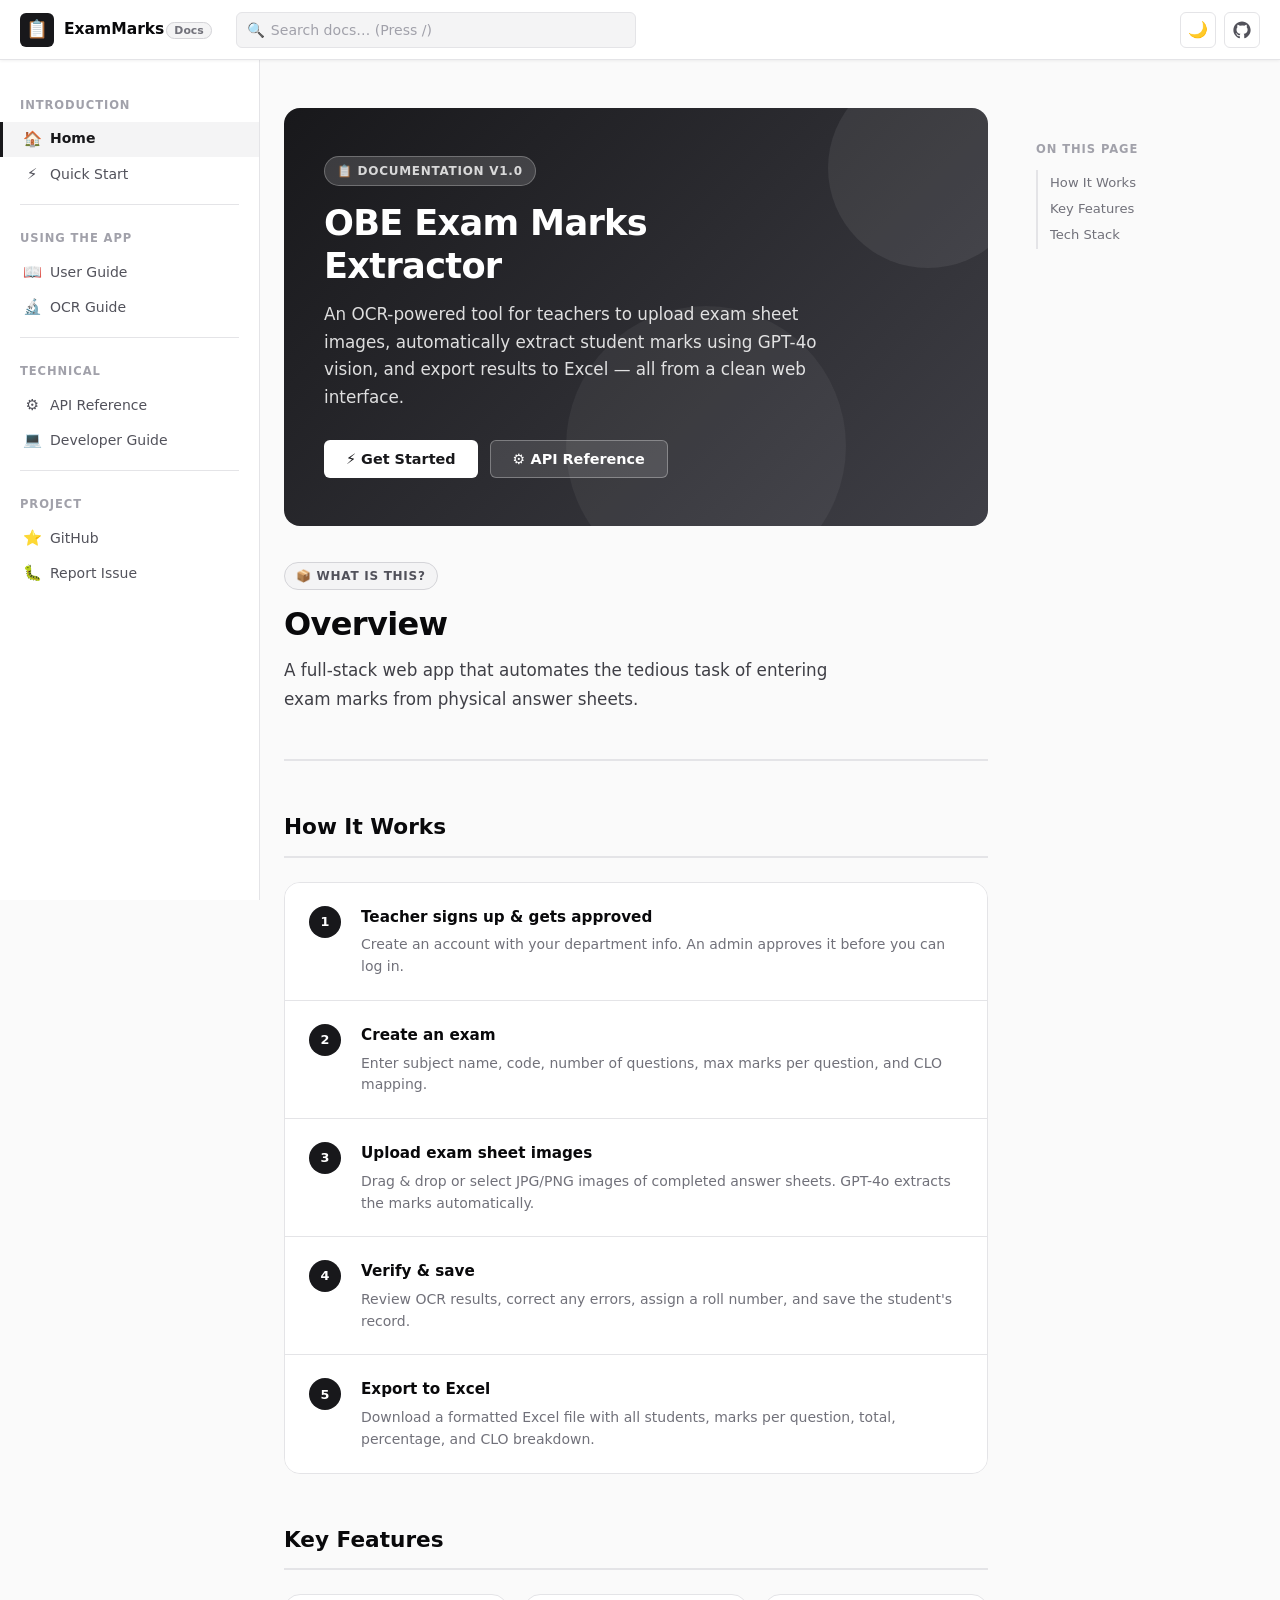
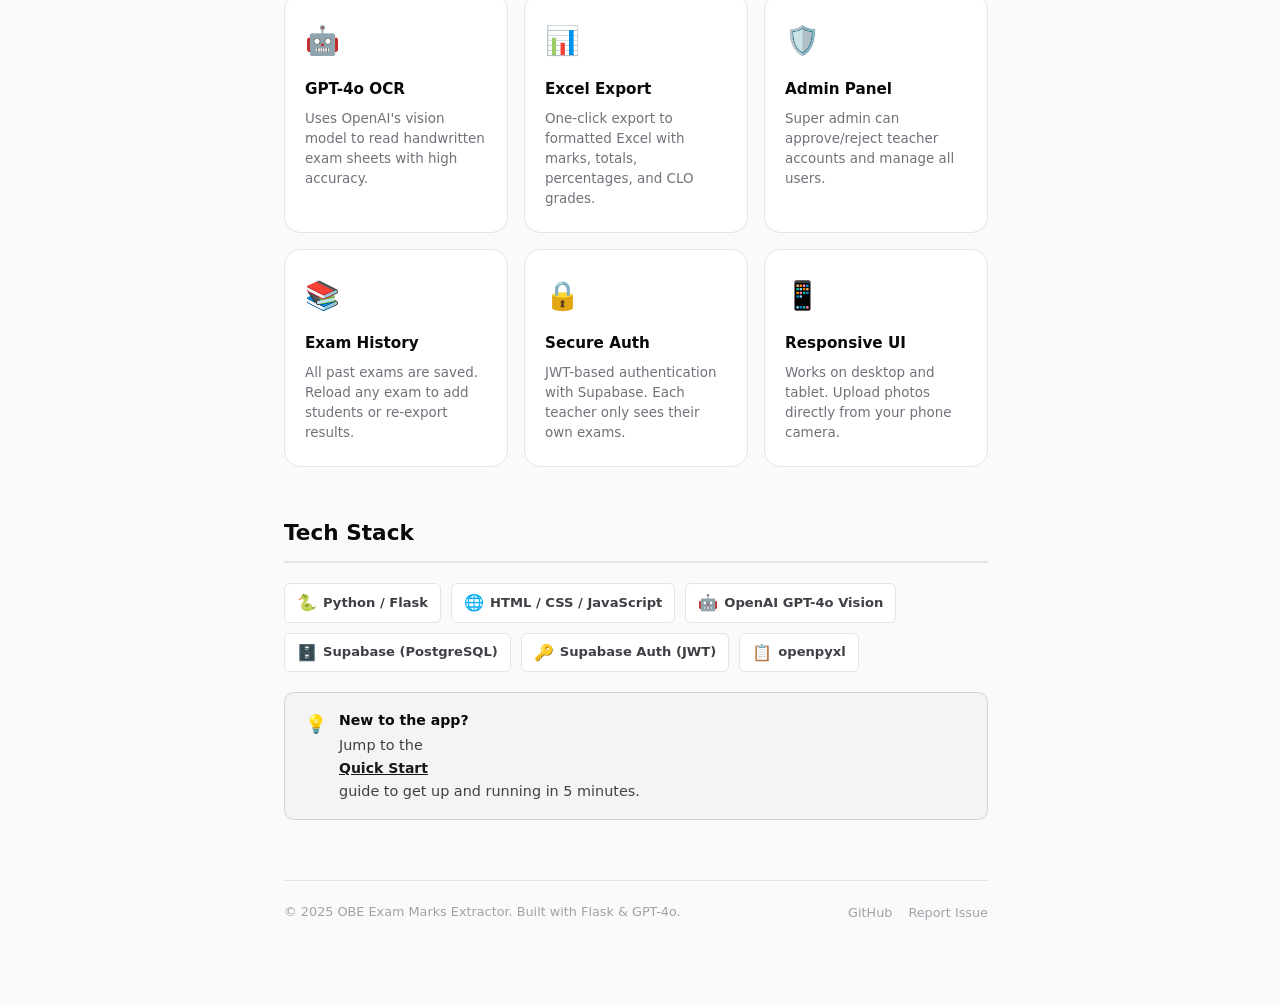
<file: docs/index.html>
<!DOCTYPE html>
<html lang="en" data-theme="light">
<head>
  <meta charset="UTF-8" />
  <meta name="viewport" content="width=device-width, initial-scale=1.0" />
  <title>OBE Exam Marks Extractor — Docs</title>
  <meta name="description" content="Documentation for the OBE Exam Marks Extractor — OCR-powered marks extraction and admin panel for teachers." />
  <link rel="stylesheet" href="css/style.css" />
</head>
<body>

<!-- ── Sidebar overlay (mobile) ── -->
<div class="sidebar-overlay" id="sidebarOverlay"></div>

<!-- ═══════════════════════════════════════════════
     HEADER
════════════════════════════════════════════════ -->
<header class="doc-header">
  <button class="icon-btn hamburger-btn" id="hamburgerBtn" aria-label="Toggle sidebar">☰</button>

  <a href="#home" class="header-logo" data-goto="home">
    <div class="header-logo-icon">📋</div>
    <span class="header-logo-text">
      ExamMarks<span class="header-logo-badge">Docs</span>
    </span>
  </a>

  <div class="header-search">
    <span class="header-search-icon">🔍</span>
    <input type="text" id="searchInput" placeholder="Search docs… (Press /)" autocomplete="off" spellcheck="false" />
    <div class="search-results hidden" id="searchResults"></div>
  </div>

  <div class="header-actions">
    <button class="icon-btn" id="themeBtn" title="Toggle dark mode">🌙</button>
    <a class="icon-btn" href="https://github.com/Okaymisba/Exam-Paper-Scanner" target="_blank" rel="noopener" title="GitHub">
      <svg width="18" height="18" viewBox="0 0 24 24" fill="currentColor">
        <path d="M12 .5C5.65.5.5 5.65.5 12c0 5.1 3.3 9.4 7.9 10.9.58.1.79-.25.79-.56v-2c-3.21.7-3.89-1.54-3.89-1.54-.52-1.34-1.28-1.7-1.28-1.7-1.05-.71.08-.7.08-.7 1.16.08 1.77 1.19 1.77 1.19 1.03 1.76 2.7 1.25 3.36.96.1-.75.4-1.25.73-1.54-2.56-.29-5.25-1.28-5.25-5.7 0-1.26.45-2.29 1.19-3.1-.12-.29-.52-1.46.11-3.04 0 0 .97-.31 3.18 1.19a11.1 11.1 0 0 1 2.9-.39c.98 0 1.97.13 2.9.39 2.2-1.5 3.17-1.19 3.17-1.19.63 1.58.23 2.75.11 3.04.74.81 1.19 1.84 1.19 3.1 0 4.43-2.7 5.41-5.27 5.7.41.36.78 1.07.78 2.15v3.19c0 .31.21.67.8.56C20.21 21.4 23.5 17.1 23.5 12 23.5 5.65 18.35.5 12 .5z"/>
      </svg>
    </a>
  </div>
</header>

<!-- ═══════════════════════════════════════════════
     LAYOUT
════════════════════════════════════════════════ -->
<div class="doc-layout">

  <!-- ── Sidebar ── -->
  <nav class="doc-sidebar" id="sidebar">

    <div class="sidebar-group">
      <div class="sidebar-group-label">Introduction</div>
      <button class="sidebar-link active" data-section="home">
        <span class="sidebar-link-icon">🏠</span> Home
      </button>
      <button class="sidebar-link" data-section="quickstart">
        <span class="sidebar-link-icon">⚡</span> Quick Start
      </button>
    </div>

    <hr class="sidebar-divider" />

    <div class="sidebar-group">
      <div class="sidebar-group-label">Using the App</div>
      <button class="sidebar-link" data-section="user-guide">
        <span class="sidebar-link-icon">📖</span> User Guide
      </button>
      <button class="sidebar-link" data-section="ocr">
        <span class="sidebar-link-icon">🔬</span> OCR Guide
      </button>
    </div>

    <hr class="sidebar-divider" />

    <div class="sidebar-group">
      <div class="sidebar-group-label">Technical</div>
      <button class="sidebar-link" data-section="api">
        <span class="sidebar-link-icon">⚙️</span> API Reference
      </button>
      <button class="sidebar-link" data-section="dev">
        <span class="sidebar-link-icon">💻</span> Developer Guide
      </button>
    </div>

    <hr class="sidebar-divider" />

    <div class="sidebar-group">
      <div class="sidebar-group-label">Project</div>
      <a class="sidebar-link" href="https://github.com/Okaymisba/Exam-Paper-Scanner" target="_blank" rel="noopener">
        <span class="sidebar-link-icon">⭐</span> GitHub
      </a>
      <a class="sidebar-link" href="https://github.com/Okaymisba/Exam-Paper-Scanner/issues" target="_blank" rel="noopener">
        <span class="sidebar-link-icon">🐛</span> Report Issue
      </a>
    </div>

  </nav>

  <!-- ── Main ── -->
  <main class="doc-main">
    <div class="doc-content">
      <article class="doc-article">


        <!-- ═══════════════════════════════════════════
             HOME
        ════════════════════════════════════════════ -->
        <section class="doc-section active" id="home">

          <div class="hero">
            <div class="hero-badge">📋 Documentation v1.0</div>
            <h1>OBE Exam Marks<br>Extractor</h1>
            <p>
              An OCR-powered tool for teachers to upload exam sheet images,
              automatically extract student marks using GPT-4o vision, and
              export results to Excel — all from a clean web interface.
            </p>
            <div class="hero-actions">
              <button class="btn-hero-primary" data-goto="quickstart">
                ⚡ Get Started
              </button>
              <button class="btn-hero-ghost" data-goto="api">
                ⚙️ API Reference
              </button>
            </div>
          </div>

          <div class="page-header">
            <div class="page-badge">📦 What is this?</div>
            <h1>Overview</h1>
            <p class="page-description">
              A full-stack web app that automates the tedious task of entering
              exam marks from physical answer sheets.
            </p>
          </div>

          <h2 id="how-it-works">How It Works</h2>
          <div class="steps">
            <div class="step">
              <div class="step-number">1</div>
              <div class="step-body">
                <div class="step-title">Teacher signs up &amp; gets approved</div>
                <div class="step-desc">Create an account with your department info. An admin approves it before you can log in.</div>
              </div>
            </div>
            <div class="step">
              <div class="step-number">2</div>
              <div class="step-body">
                <div class="step-title">Create an exam</div>
                <div class="step-desc">Enter subject name, code, number of questions, max marks per question, and CLO mapping.</div>
              </div>
            </div>
            <div class="step">
              <div class="step-number">3</div>
              <div class="step-body">
                <div class="step-title">Upload exam sheet images</div>
                <div class="step-desc">Drag &amp; drop or select JPG/PNG images of completed answer sheets. GPT-4o extracts the marks automatically.</div>
              </div>
            </div>
            <div class="step">
              <div class="step-number">4</div>
              <div class="step-body">
                <div class="step-title">Verify &amp; save</div>
                <div class="step-desc">Review OCR results, correct any errors, assign a roll number, and save the student's record.</div>
              </div>
            </div>
            <div class="step">
              <div class="step-number">5</div>
              <div class="step-body">
                <div class="step-title">Export to Excel</div>
                <div class="step-desc">Download a formatted Excel file with all students, marks per question, total, percentage, and CLO breakdown.</div>
              </div>
            </div>
          </div>

          <h2 id="key-features">Key Features</h2>
          <div class="feature-grid">
            <div class="feature-card">
              <span class="feature-card-icon">🤖</span>
              <div class="feature-card-title">GPT-4o OCR</div>
              <div class="feature-card-desc">Uses OpenAI's vision model to read handwritten exam sheets with high accuracy.</div>
            </div>
            <div class="feature-card">
              <span class="feature-card-icon">📊</span>
              <div class="feature-card-title">Excel Export</div>
              <div class="feature-card-desc">One-click export to formatted Excel with marks, totals, percentages, and CLO grades.</div>
            </div>
            <div class="feature-card">
              <span class="feature-card-icon">🛡️</span>
              <div class="feature-card-title">Admin Panel</div>
              <div class="feature-card-desc">Super admin can approve/reject teacher accounts and manage all users.</div>
            </div>
            <div class="feature-card">
              <span class="feature-card-icon">📚</span>
              <div class="feature-card-title">Exam History</div>
              <div class="feature-card-desc">All past exams are saved. Reload any exam to add students or re-export results.</div>
            </div>
            <div class="feature-card">
              <span class="feature-card-icon">🔒</span>
              <div class="feature-card-title">Secure Auth</div>
              <div class="feature-card-desc">JWT-based authentication with Supabase. Each teacher only sees their own exams.</div>
            </div>
            <div class="feature-card">
              <span class="feature-card-icon">📱</span>
              <div class="feature-card-title">Responsive UI</div>
              <div class="feature-card-desc">Works on desktop and tablet. Upload photos directly from your phone camera.</div>
            </div>
          </div>

          <h2 id="tech-stack">Tech Stack</h2>
          <div class="tech-stack">
            <div class="tech-badge"><span class="tech-badge-icon">🐍</span> Python / Flask</div>
            <div class="tech-badge"><span class="tech-badge-icon">🌐</span> HTML / CSS / JavaScript</div>
            <div class="tech-badge"><span class="tech-badge-icon">🤖</span> OpenAI GPT-4o Vision</div>
            <div class="tech-badge"><span class="tech-badge-icon">🗄️</span> Supabase (PostgreSQL)</div>
            <div class="tech-badge"><span class="tech-badge-icon">🔑</span> Supabase Auth (JWT)</div>
            <div class="tech-badge"><span class="tech-badge-icon">📋</span> openpyxl</div>
          </div>

          <div class="callout callout-info">
            <span class="callout-icon">💡</span>
            <div class="callout-body">
              <strong>New to the app?</strong>
              Jump to the <button class="sidebar-link" style="display:inline;padding:0;border:none;background:none;color:var(--primary);font-weight:600;cursor:pointer;font-family:var(--font);text-decoration:underline;" data-section="quickstart">Quick Start</button> guide to get up and running in 5 minutes.
            </div>
          </div>

        </section>


        <!-- ═══════════════════════════════════════════
             QUICK START
        ════════════════════════════════════════════ -->
        <section class="doc-section" id="quickstart">

          <div class="page-header">
            <div class="page-badge">⚡ Getting Started</div>
            <h1>Quick Start</h1>
            <p class="page-description">Go from zero to extracting your first exam marks in under 5 minutes.</p>
          </div>

          <h2 id="qs-signup">1. Create Your Account</h2>
          <p>Go to the app's home page and click <strong>Sign Up</strong>. Fill in your:</p>
          <ul>
            <li><strong>Full Name</strong> — displayed in your profile and exports</li>
            <li><strong>Email</strong> — used for login (must be unique)</li>
            <li><strong>Password</strong> — minimum 6 characters</li>
            <li><strong>Department</strong> — e.g., "Computer Science"</li>
          </ul>

          <div class="callout callout-warning">
            <span class="callout-icon">⏳</span>
            <div class="callout-body">
              <strong>Waiting for approval</strong>
              New accounts start as <code>pending</code>. You cannot log in until an admin approves your account. This usually takes less than 24 hours.
            </div>
          </div>

          <h2 id="qs-login">2. Log In</h2>
          <p>Once approved, enter your email and password on the login screen. Your session is saved in the browser — you won't need to log in again unless you explicitly log out.</p>

          <h2 id="qs-exam">3. Create Your First Exam</h2>
          <p>Click <strong>New Exam</strong> from the home screen and fill in the exam details:</p>
          <div class="steps">
            <div class="step">
              <div class="step-number">1</div>
              <div class="step-body">
                <div class="step-title">Subject Name &amp; Code</div>
                <div class="step-desc">e.g., "Data Structures" and "CS-201". The code appears in Excel headers.</div>
              </div>
            </div>
            <div class="step">
              <div class="step-number">2</div>
              <div class="step-body">
                <div class="step-title">Number of Questions</div>
                <div class="step-desc">How many questions are on the exam sheet. This determines how many mark columns appear.</div>
              </div>
            </div>
            <div class="step">
              <div class="step-number">3</div>
              <div class="step-body">
                <div class="step-title">Max Marks Per Question</div>
                <div class="step-desc">Enter the maximum possible marks for each question. The OCR uses these to validate extracted values.</div>
              </div>
            </div>
            <div class="step">
              <div class="step-number">4</div>
              <div class="step-body">
                <div class="step-title">CLO Mapping (Optional)</div>
                <div class="step-desc">Map each question to a Course Learning Outcome (CLO). Used to generate CLO-wise grade breakdowns in the export.</div>
              </div>
            </div>
          </div>

          <h2 id="qs-upload">4. Upload &amp; Extract</h2>
          <p>On the entry screen, drag &amp; drop exam sheet images (or click to browse). For each image:</p>
          <ul>
            <li>GPT-4o analyzes the image and fills in the marks</li>
            <li>Review the extracted marks — edit any that look wrong</li>
            <li>Enter (or confirm) the student's roll number</li>
            <li>Click <strong>Save Student</strong></li>
          </ul>

          <div class="callout callout-success">
            <span class="callout-icon">✅</span>
            <div class="callout-body">
              <strong>You're done!</strong>
              Repeat for all students, then click <strong>Export Excel</strong> to download your results file.
            </div>
          </div>

          <h2 id="qs-rollno">Roll Number Format</h2>
          <p>Roll numbers follow the pattern: <code>PREFIX-YYNNN</code></p>
          <ul>
            <li><strong>Prefix</strong> — your program code, e.g., <code>SE</code>, <code>CS</code>, <code>EE</code></li>
            <li><strong>YY</strong> — 2-digit batch year, e.g., <code>24</code> for 2024</li>
            <li><strong>NNN</strong> — 3-digit student number, e.g., <code>001</code></li>
          </ul>
          <p>Example: <code>SE-24001</code>, <code>CS-23015</code></p>

          <div class="callout callout-info">
            <span class="callout-icon">💡</span>
            <div class="callout-body">
              <strong>Tip</strong>
              The roll number prefix and batch year are set once during exam setup and auto-incremented. You only need to confirm the number part, not type the full string every time.
            </div>
          </div>

        </section>


        <!-- ═══════════════════════════════════════════
             USER GUIDE
        ════════════════════════════════════════════ -->
        <section class="doc-section" id="user-guide">

          <div class="page-header">
            <div class="page-badge">📖 User Guide</div>
            <h1>User Guide</h1>
            <p class="page-description">Detailed instructions for every feature of the application.</p>
          </div>

          <h2 id="ug-exam-setup">Exam Setup</h2>
          <p>Every time you start a new exam, you set up a configuration that defines how marks are extracted and displayed.</p>

          <h3 id="ug-fields">Required Fields</h3>
          <table class="params-table">
            <thead>
              <tr><th>Field</th><th>Description</th><th>Example</th></tr>
            </thead>
            <tbody>
              <tr><td><code>Subject Name</code></td><td>Full name of the subject</td><td>Data Structures &amp; Algorithms</td></tr>
              <tr><td><code>Subject Code</code></td><td>Short code for the subject</td><td>CS-301</td></tr>
              <tr><td><code>Exam Name</code></td><td>The exam identifier</td><td>Mid-Term 2024</td></tr>
              <tr><td><code>No. of Questions</code></td><td>Total questions on the sheet</td><td>5</td></tr>
              <tr><td><code>Max Marks (per Q)</code></td><td>Maximum marks for each question</td><td>10, 20, 15, 25, 10</td></tr>
              <tr><td><code>Roll No. Prefix</code></td><td>Program code for roll numbers</td><td>SE</td></tr>
              <tr><td><code>Batch Year</code></td><td>Two-digit year of the batch</td><td>24</td></tr>
              <tr><td><code>Starting Number</code></td><td>Roll number to begin with</td><td>001</td></tr>
            </tbody>
          </table>

          <h3 id="ug-clo">CLO Mapping</h3>
          <p>After entering the number of questions, you can optionally map each question to a CLO (Course Learning Outcome). This is used to generate CLO-level statistics in the Excel export, which is required for OBE-compliant reporting.</p>

          <div class="callout callout-info">
            <span class="callout-icon">📌</span>
            <div class="callout-body">
              <strong>What is a CLO?</strong>
              A Course Learning Outcome is a measurable statement of what students should know or be able to do after completing the course. Each question tests one or more CLOs.
            </div>
          </div>

          <h2 id="ug-upload">Uploading Exam Sheets</h2>
          <p>The upload screen accepts <strong>JPG, PNG, or WebP</strong> images, up to <strong>10 MB</strong> each.</p>

          <h3 id="ug-drag-drop">Drag &amp; Drop</h3>
          <p>Drag image files directly onto the dashed drop zone. You can drop multiple files at once — they will queue up and process one by one.</p>

          <h3 id="ug-batch">Batch Upload</h3>
          <p>Select multiple files by holding <kbd>Ctrl</kbd> (or <kbd>Cmd</kbd> on Mac) when clicking files in the browser dialog. Each image is processed sequentially.</p>

          <div class="callout callout-warning">
            <span class="callout-icon">⚠️</span>
            <div class="callout-body">
              <strong>One student per image</strong>
              Each image should show a single student's answer sheet. Uploading a sheet with multiple students' answers in one image will produce incorrect results.
            </div>
          </div>

          <h2 id="ug-marks-entry">Reviewing Extracted Marks</h2>
          <p>After OCR completes, each question's marks appear in an editable table. The confidence score shows how certain the model is:</p>
          <ul>
            <li><strong>Green (&gt;85%)</strong> — high confidence, likely correct</li>
            <li><strong>Yellow (50–85%)</strong> — medium confidence, check visually</li>
            <li><strong>Red (&lt;50%)</strong> — low confidence, manual entry recommended</li>
          </ul>
          <p>Click any mark cell to edit it. Totals and percentages update automatically.</p>

          <h2 id="ug-save">Saving a Student Record</h2>
          <ol>
            <li>Confirm or correct extracted marks</li>
            <li>Enter the student's roll number (auto-incremented from your exam config)</li>
            <li>Click <strong>Save Student</strong></li>
            <li>The student appears in the table at the bottom of the screen</li>
            <li>Upload the next image</li>
          </ol>

          <h3 id="ug-delete">Deleting a Student Record</h3>
          <p>Find the student in the table and click the red delete icon (🗑) on their row. This permanently removes their data from the current exam session.</p>

          <h2 id="ug-export">Exporting to Excel</h2>
          <p>Click <strong>Export Excel</strong> at the top of the entry screen. The download starts immediately. The Excel file contains:</p>
          <table class="params-table">
            <thead>
              <tr><th>Column</th><th>Description</th></tr>
            </thead>
            <tbody>
              <tr><td><code>Roll No</code></td><td>Student's roll number</td></tr>
              <tr><td><code>Q1, Q2, …</code></td><td>Marks for each question</td></tr>
              <tr><td><code>Total</code></td><td>Sum of all question marks</td></tr>
              <tr><td><code>Max</code></td><td>Maximum possible total marks</td></tr>
              <tr><td><code>Percentage</code></td><td>Total / Max × 100</td></tr>
              <tr><td><code>CLO-1, CLO-2, …</code></td><td>Aggregated marks per CLO (if mapped)</td></tr>
              <tr><td><code>Grade</code></td><td>Letter grade based on percentage</td></tr>
            </tbody>
          </table>

          <h2 id="ug-history">Exam History</h2>
          <p>All your past exams are listed in the <strong>History</strong> screen. Click any exam to:</p>
          <ul>
            <li>View all saved students and their marks</li>
            <li>Add more students (continue the exam)</li>
            <li>Re-export the Excel file</li>
          </ul>
          <p>Each exam is associated only with your account. Other teachers cannot see your exams.</p>

          <h2 id="ug-admin">Admin Panel</h2>
          <p>The admin panel is only visible to accounts with the <code>admin</code> role. From there, you can:</p>
          <ul>
            <li><strong>Approve</strong> pending teacher accounts</li>
            <li><strong>Reject</strong> accounts that shouldn't have access</li>
            <li>View a list of all registered users and their current status</li>
          </ul>

          <div class="callout callout-danger">
            <span class="callout-icon">🛑</span>
            <div class="callout-body">
              <strong>Admin access is permanent</strong>
              Rejecting a teacher sets their status to <code>rejected</code>. They cannot log in. To re-enable access, the admin must change their status back to <code>approved</code> directly in the database (no UI for this yet).
            </div>
          </div>

        </section>


        <!-- ═══════════════════════════════════════════
             OCR GUIDE
        ════════════════════════════════════════════ -->
        <section class="doc-section" id="ocr">

          <div class="page-header">
            <div class="page-badge">🔬 OCR Guide</div>
            <h1>OCR Guide</h1>
            <p class="page-description">Get the best accuracy from GPT-4o vision by formatting exam sheets correctly and understanding confidence scores.</p>
          </div>

          <h2 id="ocr-how">How OCR Works</h2>
          <p>When you upload an image, the app encodes it to base64 and sends it to OpenAI's <strong>GPT-4o</strong> vision API along with a structured prompt that describes the exam layout and asks the model to extract the "Achieved Marks" row.</p>
          <p>The model returns a JSON array of marks (one value per question). The app validates these against your configured max marks and returns a confidence score.</p>

          <h2 id="ocr-format">Exam Sheet Format</h2>
          <p>Your exam sheets should follow this standard table layout for best results:</p>

          <div class="code-block">
            <div class="code-block-header">
              <span class="code-lang">Exam Sheet Table Layout</span>
              <button class="copy-btn">Copy</button>
            </div>
            <pre><code>┌──────────────────┬──────┬──────┬──────┬──────┬──────┐
│                  │  Q1  │  Q2  │  Q3  │  Q4  │  Q5  │
├──────────────────┼──────┼──────┼──────┼──────┼──────┤
│ Max Marks        │  10  │  20  │  15  │  25  │  10  │
├──────────────────┼──────┼──────┼──────┼──────┼──────┤
│ Achieved Marks   │   8  │  17  │  14  │  22  │   9  │
└──────────────────┴──────┴──────┴──────┴──────┴──────┘</code></pre>
          </div>

          <div class="callout callout-success">
            <span class="callout-icon">✅</span>
            <div class="callout-body">
              <strong>Best practices for exam sheets</strong>
              <ul style="margin:6px 0 0;padding-left:18px;">
                <li>Use a printed table (not hand-drawn)</li>
                <li>Leave clear cell borders</li>
                <li>Write marks in the center of each cell</li>
                <li>Use dark ink (black or blue) on white paper</li>
              </ul>
            </div>
          </div>

          <h2 id="ocr-image">Image Quality Tips</h2>
          <ul>
            <li><strong>Lighting:</strong> Shoot in good natural or even light. Avoid harsh shadows across the table.</li>
            <li><strong>Angle:</strong> Keep the camera directly above the sheet (top-down). Slight angles (&lt;15°) are fine.</li>
            <li><strong>Resolution:</strong> 1 MP or higher is sufficient. Most phone cameras are more than enough.</li>
            <li><strong>Focus:</strong> Tap to focus on the mark table before shooting.</li>
            <li><strong>Background:</strong> Plain desk or table background works best.</li>
          </ul>

          <h2 id="ocr-confidence">Confidence Scores</h2>
          <p>Every OCR result includes a confidence percentage that indicates how certain GPT-4o was about the extracted marks.</p>

          <div style="margin: 20px 0; background: #fff; border: 1.5px solid var(--gray-200); border-radius: var(--radius-lg); padding: 22px 24px;">
            <div class="confidence-bar">
              <span class="confidence-label conf-high-label">High (&gt;85%)</span>
              <div class="confidence-track"><div class="confidence-fill conf-high" data-width="90%" style="width:0"></div></div>
              <span style="font-size:.8rem;color:var(--gray-500);min-width:36px;">90%</span>
            </div>
            <p style="font-size:.84rem;color:var(--gray-500);margin:4px 0 16px 100px;">Safe to accept automatically. Marks are clear and legible.</p>

            <div class="confidence-bar">
              <span class="confidence-label conf-medium-label">Medium (50–85%)</span>
              <div class="confidence-track"><div class="confidence-fill conf-medium" data-width="65%" style="width:0"></div></div>
              <span style="font-size:.8rem;color:var(--gray-500);min-width:36px;">65%</span>
            </div>
            <p style="font-size:.84rem;color:var(--gray-500);margin:4px 0 16px 100px;">Verify against the original image. Minor ambiguity in handwriting.</p>

            <div class="confidence-bar">
              <span class="confidence-label conf-low-label">Low (&lt;50%)</span>
              <div class="confidence-track"><div class="confidence-fill conf-low" data-width="30%" style="width:0"></div></div>
              <span style="font-size:.8rem;color:var(--gray-500);min-width:36px;">30%</span>
            </div>
            <p style="font-size:.84rem;color:var(--gray-500);margin:4px 0 0 100px;">Manual entry required. Image quality issue or illegible handwriting.</p>
          </div>

          <h2 id="ocr-failures">Common Failure Causes</h2>
          <table class="error-table">
            <thead>
              <tr><th>Issue</th><th>Cause</th><th>Fix</th></tr>
            </thead>
            <tbody>
              <tr>
                <td>Wrong mark extracted</td>
                <td>Faint or smudged ink</td>
                <td>Retake photo with better lighting; edit manually</td>
              </tr>
              <tr>
                <td>Mark shows as 0 or null</td>
                <td>Cell was left blank by student</td>
                <td>Correct is 0 — confirm or enter manually</td>
              </tr>
              <tr>
                <td>All marks wrong</td>
                <td>Wrong row extracted (e.g., "Max" instead of "Achieved")</td>
                <td>Check if your sheet matches the expected layout</td>
              </tr>
              <tr>
                <td>Confidence always low</td>
                <td>Pencil writing or very light ink</td>
                <td>Increase contrast when photographing; use pen ink on sheets</td>
              </tr>
              <tr>
                <td>Numbers transposed</td>
                <td>Erasure visible on sheet</td>
                <td>Cross out errors clearly; rewrite next to them</td>
              </tr>
              <tr>
                <td>GPT-4o API error</td>
                <td>OpenAI rate limit or temporary outage</td>
                <td>Wait 30 seconds and retry the upload</td>
              </tr>
            </tbody>
          </table>

          <h2 id="ocr-limitations">Known Limitations</h2>
          <ul>
            <li><strong>Handwriting style:</strong> Very stylized or cursive numbers can confuse the model (e.g., European 7 with a crossbar, or crossed zeros).</li>
            <li><strong>Multiple erasures:</strong> Heavily erased cells with visible ghost numbers can cause wrong extractions.</li>
            <li><strong>Colored ink:</strong> Red or light-colored ink on white paper has lower accuracy than black/blue.</li>
            <li><strong>Non-standard layouts:</strong> If your sheet doesn't have a labeled "Achieved Marks" row, results will be unreliable.</li>
            <li><strong>Cost per image:</strong> Each upload costs approximately $0.001–$0.003 in OpenAI API credits depending on image size.</li>
          </ul>

        </section>


        <!-- ═══════════════════════════════════════════
             API REFERENCE
        ════════════════════════════════════════════ -->
        <section class="doc-section" id="api">

          <div class="page-header">
            <div class="page-badge">⚙️ API Reference</div>
            <h1>API Reference</h1>
            <p class="page-description">All REST endpoints, request formats, and response schemas for the backend API.</p>
          </div>

          <h2 id="api-auth-intro">Authentication</h2>
          <p>All protected endpoints require a <strong>JWT token</strong> in the <code>Authorization</code> header:</p>
          <div class="code-block">
            <div class="code-block-header">
              <span class="code-lang">HTTP Header</span>
              <button class="copy-btn">Copy</button>
            </div>
            <pre><code>Authorization: Bearer eyJhbGciOiJIUzI1NiIs...</code></pre>
          </div>
          <p>Obtain the token from the <code>POST /auth/login</code> endpoint. Tokens expire after the session — call login again if you receive <code>401</code>.</p>

          <h2 id="api-base">Base URL</h2>
          <table class="params-table">
            <thead><tr><th>Environment</th><th>Base URL</th></tr></thead>
            <tbody>
              <tr><td>Local Dev</td><td><code>http://localhost:5000</code></td></tr>
              <tr><td>Production</td><td>Your Render deployment URL</td></tr>
            </tbody>
          </table>

          <h2 id="api-auth">Auth Endpoints</h2>

          <!-- POST /auth/signup -->
          <div class="endpoint" id="ep-signup">
            <div class="endpoint-header">
              <span class="method-badge method-post">POST</span>
              <span class="endpoint-path">/auth/signup</span>
              <span class="endpoint-summary">Register a new teacher account</span>
              <span class="endpoint-toggle">▼</span>
            </div>
            <div class="endpoint-body">
              <p>Creates a new teacher account. Account starts as <code>pending</code> — admin must approve before the teacher can log in.</p>
              <h4>Request Body</h4>
              <table class="params-table">
                <thead><tr><th>Field</th><th>Type</th><th>Required</th><th>Description</th></tr></thead>
                <tbody>
                  <tr><td><code>email</code></td><td>string</td><td><span class="required-badge">required</span></td><td>Valid email address</td></tr>
                  <tr><td><code>password</code></td><td>string</td><td><span class="required-badge">required</span></td><td>Min 6 characters</td></tr>
                  <tr><td><code>fullName</code></td><td>string</td><td><span class="required-badge">required</span></td><td>Teacher's display name</td></tr>
                  <tr><td><code>department</code></td><td>string</td><td><span class="optional-badge">optional</span></td><td>e.g., "Computer Science"</td></tr>
                </tbody>
              </table>
              <div class="response-tabs">
                <button class="res-tab active" data-tab="r200-signup">200 OK</button>
                <button class="res-tab" data-tab="r400-signup">400 Error</button>
              </div>
              <div class="res-panel active" data-panel="r200-signup">
                <div class="code-block" style="margin-top:0;border-radius:0 0 var(--radius) var(--radius);">
                  <div class="code-block-header"><span class="code-lang">JSON Response</span><button class="copy-btn">Copy</button></div>
                  <pre><code>{
  "success": true,
  "message": "Signup successful. Await admin approval."
}</code></pre>
                </div>
              </div>
              <div class="res-panel" data-panel="r400-signup">
                <div class="code-block" style="margin-top:0;border-radius:0 0 var(--radius) var(--radius);">
                  <div class="code-block-header"><span class="code-lang">JSON Response</span><button class="copy-btn">Copy</button></div>
                  <pre><code>{
  "error": "Email already registered"
}</code></pre>
                </div>
              </div>
            </div>
          </div>

          <!-- POST /auth/login -->
          <div class="endpoint" id="ep-login">
            <div class="endpoint-header">
              <span class="method-badge method-post">POST</span>
              <span class="endpoint-path">/auth/login</span>
              <span class="endpoint-summary">Authenticate and get JWT token</span>
              <span class="endpoint-toggle">▼</span>
            </div>
            <div class="endpoint-body">
              <p>Authenticates the user and returns a JWT token. Accounts with status <code>pending</code> or <code>rejected</code> will receive a <code>403</code>.</p>
              <h4>Request Body</h4>
              <table class="params-table">
                <thead><tr><th>Field</th><th>Type</th><th>Required</th><th>Description</th></tr></thead>
                <tbody>
                  <tr><td><code>email</code></td><td>string</td><td><span class="required-badge">required</span></td><td>Registered email</td></tr>
                  <tr><td><code>password</code></td><td>string</td><td><span class="required-badge">required</span></td><td>Account password</td></tr>
                </tbody>
              </table>
              <div class="response-tabs">
                <button class="res-tab active" data-tab="r200-login">200 OK</button>
                <button class="res-tab" data-tab="r403-login">403 Forbidden</button>
              </div>
              <div class="res-panel active" data-panel="r200-login">
                <div class="code-block" style="margin-top:0;border-radius:0 0 var(--radius) var(--radius);">
                  <div class="code-block-header"><span class="code-lang">JSON Response</span><button class="copy-btn">Copy</button></div>
                  <pre><code>{
  "jwt": "eyJhbGciOiJIUzI1NiIs...",
  "profile": {
    "id": "uuid-of-user",
    "fullName": "Dr. Jane Smith",
    "email": "jane@university.edu",
    "department": "Computer Science",
    "role": "teacher",
    "status": "approved"
  }
}</code></pre>
                </div>
              </div>
              <div class="res-panel" data-panel="r403-login">
                <div class="code-block" style="margin-top:0;border-radius:0 0 var(--radius) var(--radius);">
                  <div class="code-block-header"><span class="code-lang">JSON Response</span><button class="copy-btn">Copy</button></div>
                  <pre><code>{
  "error": "Account not yet approved by admin"
}</code></pre>
                </div>
              </div>
            </div>
          </div>

          <h2 id="api-exams">Exam Endpoints</h2>

          <!-- POST /api/exams -->
          <div class="endpoint" id="ep-create-exam">
            <div class="endpoint-header">
              <span class="method-badge method-post">POST</span>
              <span class="endpoint-path">/api/exams</span>
              <span class="endpoint-summary">Create a new exam configuration</span>
              <span class="endpoint-toggle">▼</span>
            </div>
            <div class="endpoint-body">
              <p>Creates an exam configuration. Returns the exam ID used for subsequent uploads and student saves.</p>
              <h4>Request Body</h4>
              <table class="params-table">
                <thead><tr><th>Field</th><th>Type</th><th>Required</th><th>Description</th></tr></thead>
                <tbody>
                  <tr><td><code>subjectName</code></td><td>string</td><td><span class="required-badge">required</span></td><td>Full subject name</td></tr>
                  <tr><td><code>subjectCode</code></td><td>string</td><td><span class="required-badge">required</span></td><td>Subject code (e.g., CS-301)</td></tr>
                  <tr><td><code>examName</code></td><td>string</td><td><span class="required-badge">required</span></td><td>Exam label (e.g., Mid-Term)</td></tr>
                  <tr><td><code>numQuestions</code></td><td>number</td><td><span class="required-badge">required</span></td><td>Total question count</td></tr>
                  <tr><td><code>maxMarks</code></td><td>number[]</td><td><span class="required-badge">required</span></td><td>Max marks per question, length = numQuestions</td></tr>
                  <tr><td><code>clos</code></td><td>string[]</td><td><span class="optional-badge">optional</span></td><td>CLO mapping per question</td></tr>
                  <tr><td><code>rollPrefix</code></td><td>string</td><td><span class="required-badge">required</span></td><td>Roll number prefix (e.g., SE)</td></tr>
                  <tr><td><code>rollBatch</code></td><td>string</td><td><span class="required-badge">required</span></td><td>Batch year (e.g., 24)</td></tr>
                  <tr><td><code>rollStart</code></td><td>number</td><td><span class="required-badge">required</span></td><td>Starting roll number (e.g., 1)</td></tr>
                </tbody>
              </table>
              <div class="response-tabs">
                <button class="res-tab active" data-tab="r200-exam">200 OK</button>
              </div>
              <div class="res-panel active" data-panel="r200-exam">
                <div class="code-block" style="margin-top:0;border-radius:0 0 var(--radius) var(--radius);">
                  <div class="code-block-header"><span class="code-lang">JSON Response</span><button class="copy-btn">Copy</button></div>
                  <pre><code>{
  "success": true,
  "examId": "550e8400-e29b-41d4-a716-446655440000"
}</code></pre>
                </div>
              </div>
            </div>
          </div>

          <h2 id="api-upload">Upload &amp; OCR</h2>

          <!-- POST /api/upload -->
          <div class="endpoint" id="ep-upload">
            <div class="endpoint-header">
              <span class="method-badge method-post">POST</span>
              <span class="endpoint-path">/api/upload</span>
              <span class="endpoint-summary">Upload exam sheet image and extract marks</span>
              <span class="endpoint-toggle">▼</span>
            </div>
            <div class="endpoint-body">
              <p>Accepts an exam sheet image, sends it to GPT-4o vision, and returns extracted marks with a confidence score. The request must be <code>multipart/form-data</code>, not JSON.</p>
              <h4>Query Parameters</h4>
              <table class="params-table">
                <thead><tr><th>Name</th><th>Type</th><th>Required</th><th>Description</th></tr></thead>
                <tbody>
                  <tr><td><code>examId</code></td><td>string (UUID)</td><td><span class="required-badge">required</span></td><td>ID of the exam to extract marks for</td></tr>
                </tbody>
              </table>
              <h4>Form Body</h4>
              <table class="params-table">
                <thead><tr><th>Field</th><th>Type</th><th>Required</th><th>Description</th></tr></thead>
                <tbody>
                  <tr><td><code>image</code></td><td>file</td><td><span class="required-badge">required</span></td><td>Exam sheet image (JPG, PNG, or WebP). Max 10 MB.</td></tr>
                </tbody>
              </table>
              <h4>Example</h4>
              <div class="code-block">
                <div class="code-block-header"><span class="code-lang">cURL</span><button class="copy-btn">Copy</button></div>
                <pre><code>curl -X POST "http://localhost:5000/api/upload?examId=&lt;EXAM_ID&gt;" \
  -H "Authorization: Bearer &lt;JWT&gt;" \
  -F "image=@sheet.jpg"</code></pre>
              </div>
              <div class="response-tabs">
                <button class="res-tab active" data-tab="r200-up">200 OK</button>
                <button class="res-tab" data-tab="r400-up">400 Error</button>
                <button class="res-tab" data-tab="r500-up">500 Server Error</button>
              </div>
              <div class="res-panel active" data-panel="r200-up">
                <div class="code-block" style="margin-top:0;border-radius:0 0 var(--radius) var(--radius);">
                  <div class="code-block-header"><span class="code-lang">JSON Response</span><button class="copy-btn">Copy</button></div>
                  <pre><code>{
  "success": true,
  "marks": [8, 18, 14, 22, 9],
  "confidence": 91,
  "requiresReview": false
}</code></pre>
                </div>
              </div>
              <div class="res-panel" data-panel="r400-up">
                <div class="code-block" style="margin-top:0;border-radius:0 0 var(--radius) var(--radius);">
                  <div class="code-block-header"><span class="code-lang">JSON Response</span><button class="copy-btn">Copy</button></div>
                  <pre><code>{
  "error": "No image uploaded"
}</code></pre>
                </div>
              </div>
              <div class="res-panel" data-panel="r500-up">
                <div class="code-block" style="margin-top:0;border-radius:0 0 var(--radius) var(--radius);">
                  <div class="code-block-header"><span class="code-lang">JSON Response</span><button class="copy-btn">Copy</button></div>
                  <pre><code>{
  "error": "GPT-4o API failed. Try again in 30 seconds."
}</code></pre>
                </div>
              </div>
            </div>
          </div>

          <h2 id="api-errors">Error Codes</h2>
          <table class="error-table">
            <thead>
              <tr><th>Code</th><th>Meaning</th><th>Common Cause</th><th>Fix</th></tr>
            </thead>
            <tbody>
              <tr>
                <td><span class="status-badge status-400">400</span></td>
                <td>Bad Request</td>
                <td>Missing required fields, wrong content type</td>
                <td>Check request body / form fields</td>
              </tr>
              <tr>
                <td><span class="status-badge status-401">401</span></td>
                <td>Unauthorized</td>
                <td>Missing or expired JWT token</td>
                <td>Call <code>/auth/login</code> to get a fresh token</td>
              </tr>
              <tr>
                <td><span class="status-badge status-403">403</span></td>
                <td>Forbidden</td>
                <td>Account pending/rejected, or insufficient role</td>
                <td>Wait for admin approval or use an admin account</td>
              </tr>
              <tr>
                <td><span class="status-badge status-404">404</span></td>
                <td>Not Found</td>
                <td>Exam ID doesn't exist or belongs to another teacher</td>
                <td>Verify the exam ID is correct</td>
              </tr>
              <tr>
                <td><span class="status-badge status-500">500</span></td>
                <td>Server Error</td>
                <td>OpenAI API outage, Supabase timeout, unhandled exception</td>
                <td>Retry after 30 seconds; check server logs</td>
              </tr>
            </tbody>
          </table>

        </section>


        <!-- ═══════════════════════════════════════════
             DEVELOPER GUIDE
        ════════════════════════════════════════════ -->
        <section class="doc-section" id="dev">

          <div class="page-header">
            <div class="page-badge">💻 Developer Guide</div>
            <h1>Developer Guide</h1>
            <p class="page-description">Set up the project locally, understand the code structure, and run the tests.</p>
          </div>

          <h2 id="dev-prereqs">Prerequisites</h2>
          <ul>
            <li>Python <strong>3.10+</strong></li>
            <li>pip (comes with Python)</li>
            <li>A <a href="https://supabase.com" target="_blank">Supabase</a> project (free tier is fine)</li>
            <li>An <a href="https://platform.openai.com" target="_blank">OpenAI</a> API key with GPT-4o access</li>
          </ul>

          <h2 id="dev-setup">Local Setup</h2>
          <div class="steps">
            <div class="step">
              <div class="step-number">1</div>
              <div class="step-body">
                <div class="step-title">Clone the repository</div>
                <div class="step-desc">
                  <div class="code-block" style="margin-top:8px;">
                    <div class="code-block-header"><span class="code-lang">bash</span><button class="copy-btn">Copy</button></div>
                    <pre><code>git clone https://github.com/Okaymisba/Exam-Paper-Scanner.git
cd exam-marks-app</code></pre>
                  </div>
                </div>
              </div>
            </div>
            <div class="step">
              <div class="step-number">2</div>
              <div class="step-body">
                <div class="step-title">Create and activate virtual environment</div>
                <div class="step-desc">
                  <div class="code-block" style="margin-top:8px;">
                    <div class="code-block-header"><span class="code-lang">bash</span><button class="copy-btn">Copy</button></div>
                    <pre><code>python -m venv venv

# macOS / Linux
source venv/bin/activate

# Windows
venv\Scripts\activate</code></pre>
                  </div>
                </div>
              </div>
            </div>
            <div class="step">
              <div class="step-number">3</div>
              <div class="step-body">
                <div class="step-title">Install dependencies</div>
                <div class="step-desc">
                  <div class="code-block" style="margin-top:8px;">
                    <div class="code-block-header"><span class="code-lang">bash</span><button class="copy-btn">Copy</button></div>
                    <pre><code>pip install -r requirements.txt</code></pre>
                  </div>
                </div>
              </div>
            </div>
            <div class="step">
              <div class="step-number">4</div>
              <div class="step-body">
                <div class="step-title">Create .env file</div>
                <div class="step-desc">Copy the template and fill in your credentials (see Environment Variables below).</div>
              </div>
            </div>
            <div class="step">
              <div class="step-number">5</div>
              <div class="step-body">
                <div class="step-title">Run the app</div>
                <div class="step-desc">
                  <div class="code-block" style="margin-top:8px;">
                    <div class="code-block-header"><span class="code-lang">bash</span><button class="copy-btn">Copy</button></div>
                    <pre><code>python app.py
# Visit http://localhost:5000</code></pre>
                  </div>
                </div>
              </div>
            </div>
          </div>

          <h2 id="dev-env">Environment Variables</h2>
          <p>Create a <code>.env</code> file in the project root (this file is gitignored):</p>
          <table class="env-table">
            <thead>
              <tr><th>Variable</th><th>Required</th><th>Description</th><th>Example</th></tr>
            </thead>
            <tbody>
              <tr>
                <td><code>OPENAI_API_KEY</code></td>
                <td><span class="env-required">Required</span></td>
                <td>Your OpenAI API key for GPT-4o vision</td>
                <td><code>sk-proj-…</code></td>
              </tr>
              <tr>
                <td><code>SUPABASE_URL</code></td>
                <td><span class="env-required">Required</span></td>
                <td>Your Supabase project URL</td>
                <td><code>https://xyz.supabase.co</code></td>
              </tr>
              <tr>
                <td><code>SUPABASE_KEY</code></td>
                <td><span class="env-required">Required</span></td>
                <td>Supabase <code>anon</code> public key</td>
                <td><code>eyJhbGciOi…</code></td>
              </tr>
              <tr>
                <td><code>SUPABASE_SERVICE_KEY</code></td>
                <td><span class="env-required">Required</span></td>
                <td>Supabase <code>service_role</code> key (for admin operations)</td>
                <td><code>eyJhbGciOi…</code></td>
              </tr>
              <tr>
                <td><code>SECRET_KEY</code></td>
                <td><span class="env-required">Required</span></td>
                <td>Flask session secret key</td>
                <td>Any random 32-char string</td>
              </tr>
              <tr>
                <td><code>FLASK_DEBUG</code></td>
                <td><span class="env-optional">Optional</span></td>
                <td>Set to <code>1</code> for debug mode (local only)</td>
                <td><code>1</code></td>
              </tr>
            </tbody>
          </table>

          <div class="callout callout-danger">
            <span class="callout-icon">🔑</span>
            <div class="callout-body">
              <strong>Never commit your .env file</strong>
              It contains secret keys. The <code>.env</code> file is listed in <code>.gitignore</code> — do not force-add it to git.
            </div>
          </div>

          <h2 id="dev-structure">Code Structure</h2>
          <div class="code-block">
            <div class="code-block-header"><span class="code-lang">File Tree</span><button class="copy-btn">Copy</button></div>
            <pre><code>exam-marks-app/
├── app.py              # Flask app, route definitions
├── database.py         # All Supabase database operations
├── ocr_processor.py    # GPT-4o OCR logic and prompts
├── excel_exporter.py   # Excel file generation (openpyxl)
├── requirements.txt    # Python dependencies
├── .env                # Secrets (gitignored)
│
├── templates/
│   ├── index.html           # Single-page app shell
│   └── partials/            # Jinja2 partials for each screen
│       ├── _header.html
│       ├── _screen_auth.html
│       ├── _screen_setup.html
│       ├── _screen_entry.html
│       └── ...
│
├── static/
│   ├── style.css            # CSS entry (imports all modules)
│   ├── css/
│   │   ├── base.css         # Design tokens, reset
│   │   ├── layout.css       # App shell, header, sidebar
│   │   ├── components.css   # Buttons, cards, forms
│   │   ├── tables.css       # Marks and student tables
│   │   ├── entry.css        # Upload / entry screen
│   │   ├── screens.css      # All screen-specific styles
│   │   └── responsive.css   # Media queries
│   └── js/
│       ├── state.js         # Global shared state
│       ├── utils.js         # Pure helpers (apiFetch, alerts)
│       ├── nav.js           # Screen navigation (goTo)
│       ├── auth.js          # Login, signup, session restore
│       ├── admin.js         # Admin panel logic
│       ├── setup.js         # Exam setup form
│       ├── entry.js         # Upload screen, OCR flow
│       ├── marks-table.js   # Per-student marks table
│       ├── students-list.js # Saved students list
│       ├── history.js       # Exam history screen
│       ├── export.js        # Excel export button
│       └── app.js           # Boot, keyboard shortcuts
│
├── tests/
│   ├── unit/            # Unit tests (pure functions)
│   ├── integration/     # Integration tests (API + DB)
│   └── e2e/             # End-to-end tests (Playwright)
│
└── docs/
    └── site/            # This documentation site</code></pre>
          </div>

          <h2 id="dev-tests">Running Tests</h2>
          <div class="code-block">
            <div class="code-block-header"><span class="code-lang">bash</span><button class="copy-btn">Copy</button></div>
            <pre><code># Install test dependencies
pip install -r requirements-test.txt

# Run all tests
pytest

# Run with coverage report
pytest --cov=. --cov-report=term-missing

# Run only unit tests
pytest tests/unit/

# Run only integration tests
pytest tests/integration/

# Run E2E tests (requires running Flask server)
pytest tests/e2e/</code></pre>
          </div>

          <div class="callout callout-info">
            <span class="callout-icon">📋</span>
            <div class="callout-body">
              <strong>Test coverage target: 80%</strong>
              New features should include unit and integration tests. E2E tests cover critical user flows (signup, create exam, upload, export).
            </div>
          </div>

          <h2 id="dev-deploy">Deployment (Render)</h2>
          <p>The app is deployed on <a href="https://render.com" target="_blank">Render</a> as a Python web service. The CI pipeline on GitHub Actions runs tests on push to <code>master</code> and triggers a Render deploy hook on success.</p>
          <table class="params-table">
            <thead><tr><th>Setting</th><th>Value</th></tr></thead>
            <tbody>
              <tr><td>Build Command</td><td><code>pip install -r requirements.txt</code></td></tr>
              <tr><td>Start Command</td><td><code>gunicorn app:app</code></td></tr>
              <tr><td>Python Version</td><td>3.11+</td></tr>
              <tr><td>Environment</td><td>Set all vars from .env in Render dashboard</td></tr>
            </tbody>
          </table>

        </section>


        <!-- ── Footer ── -->
        <footer class="doc-footer">
          <p>© 2025 OBE Exam Marks Extractor. Built with Flask &amp; GPT-4o.</p>
          <div class="footer-links">
            <a href="https://github.com/Okaymisba/Exam-Paper-Scanner" target="_blank">GitHub</a>
            <a href="https://github.com/Okaymisba/Exam-Paper-Scanner/issues" target="_blank">Report Issue</a>
          </div>
        </footer>

      </article>

      <!-- ── TOC ── -->
      <aside class="doc-toc" id="toc"></aside>
    </div>
  </main>
</div>

<script src="js/app.js"></script>
</body>
</html>
</file>
<file: docs/css/style.css>
/* ============================================================
   docs/site/css/style.css
   Documentation site stylesheet — clean white/charcoal theme,
   same font and radii as the app.
   ============================================================ */

/* ── Reset ── */
*, *::before, *::after { box-sizing: border-box; margin: 0; padding: 0; }

/* ── Design Tokens ── */
:root {
  --primary:        #18181B;
  --primary-dark:   #09090B;
  --primary-light:  #F4F4F5;
  --primary-mid:    #D4D4D8;
  --success:        #16A34A;
  --success-light:  #DCFCE7;
  --danger:         #DC2626;
  --danger-light:   #FEE2E2;
  --warning:        #D97706;
  --warning-light:  #FEF3C7;
  --gray-50:        #FAFAFA;
  --gray-100:       #F4F4F5;
  --gray-200:       #E4E4E7;
  --gray-300:       #D4D4D8;
  --gray-400:       #A1A1AA;
  --gray-500:       #71717A;
  --gray-600:       #52525B;
  --gray-700:       #3F3F46;
  --gray-900:       #09090B;
  --radius-sm:      6px;
  --radius:         10px;
  --radius-lg:      16px;
  --shadow-sm:      0 1px 3px rgba(0,0,0,.06);
  --shadow:         0 4px 16px rgba(0,0,0,.08);
  --shadow-lg:      0 8px 32px rgba(0,0,0,.12);
  --font:           system-ui, -apple-system, "Segoe UI", sans-serif;
  --font-mono:      "SFMono-Regular", Consolas, "Liberation Mono", Menlo, monospace;
  --transition:     .2s ease;
  --sidebar-width:  260px;
  --header-height:  60px;
  --content-max:    780px;
  --toc-width:      220px;
}

/* ── Dark mode ── */
[data-theme="dark"] {
  --gray-50:   #09090B;
  --gray-100:  #18181B;
  --gray-200:  #27272A;
  --gray-300:  #3F3F46;
  --gray-400:  #71717A;
  --gray-500:  #A1A1AA;
  --gray-600:  #D4D4D8;
  --gray-700:  #E4E4E7;
  --gray-900:  #FAFAFA;
  --primary:        #E4E4E7;
  --primary-dark:   #FAFAFA;
  --primary-light:  #27272A;
  --primary-mid:    #3F3F46;
  --shadow-sm: 0 1px 3px rgba(0,0,0,.3);
  --shadow:    0 4px 16px rgba(0,0,0,.4);
  --shadow-lg: 0 8px 32px rgba(0,0,0,.5);
}

/* ── Body ── */
html { scroll-behavior: smooth; }
body {
  font-family: var(--font);
  background: var(--gray-50);
  color: var(--gray-900);
  font-size: 15px;
  line-height: 1.7;
  min-height: 100vh;
}

/* ============================================================
   HEADER
   ============================================================ */
.doc-header {
  position: fixed;
  top: 0; left: 0; right: 0;
  height: var(--header-height);
  background: #fff;
  border-bottom: 1px solid var(--gray-200);
  display: flex;
  align-items: center;
  gap: 16px;
  padding: 0 20px;
  z-index: 100;
  box-shadow: var(--shadow-sm);
}

[data-theme="dark"] .doc-header {
  background: var(--gray-100);
  border-color: var(--gray-200);
}

.header-logo {
  display: flex;
  align-items: center;
  gap: 10px;
  text-decoration: none;
  flex-shrink: 0;
}

.header-logo-icon {
  width: 34px;
  height: 34px;
  background: var(--primary);
  border-radius: var(--radius-sm);
  display: flex;
  align-items: center;
  justify-content: center;
  font-size: 1.1rem;
}

.header-logo-text {
  font-size: .97rem;
  font-weight: 700;
  color: var(--gray-900);
  line-height: 1.2;
}

.header-logo-badge {
  font-size: .68rem;
  font-weight: 600;
  color: var(--gray-500);
  background: var(--gray-100);
  border: 1px solid var(--gray-300);
  border-radius: 50px;
  padding: 1px 7px;
  margin-left: 2px;
}

.header-search {
  flex: 1;
  max-width: 400px;
  position: relative;
  margin-left: 8px;
}

.header-search-icon {
  position: absolute;
  left: 11px;
  top: 50%;
  transform: translateY(-50%);
  color: var(--gray-400);
  font-size: .9rem;
  pointer-events: none;
}

.header-search input {
  width: 100%;
  height: 36px;
  border: 1.5px solid var(--gray-200);
  border-radius: var(--radius-sm);
  padding: 0 12px 0 34px;
  font-size: .88rem;
  font-family: var(--font);
  background: var(--gray-100);
  color: var(--gray-900);
  transition: border-color var(--transition), background var(--transition);
}

.header-search input::placeholder { color: var(--gray-400); }
.header-search input:focus {
  outline: none;
  border-color: var(--primary);
  background: #fff;
  box-shadow: 0 0 0 3px rgba(37,99,235,.12);
}

[data-theme="dark"] .header-search input {
  background: var(--gray-200);
}

[data-theme="dark"] .header-search input:focus {
  background: var(--gray-100);
}

.header-actions {
  display: flex;
  align-items: center;
  gap: 8px;
  margin-left: auto;
}

.icon-btn {
  width: 36px;
  height: 36px;
  border: 1.5px solid var(--gray-200);
  border-radius: var(--radius-sm);
  background: transparent;
  cursor: pointer;
  display: flex;
  align-items: center;
  justify-content: center;
  font-size: 1rem;
  color: var(--gray-600);
  transition: all var(--transition);
  text-decoration: none;
}

.icon-btn:hover {
  background: var(--gray-100);
  border-color: var(--gray-300);
  color: var(--gray-900);
}

.hamburger-btn {
  display: none;
}

/* ============================================================
   LAYOUT
   ============================================================ */
.doc-layout {
  display: flex;
  padding-top: var(--header-height);
  min-height: 100vh;
}

/* ============================================================
   SIDEBAR
   ============================================================ */
.doc-sidebar {
  position: fixed;
  top: var(--header-height);
  left: 0;
  bottom: 0;
  width: var(--sidebar-width);
  overflow-y: auto;
  background: #fff;
  border-right: 1px solid var(--gray-200);
  padding: 24px 0;
  transition: transform var(--transition);
  scrollbar-width: thin;
  scrollbar-color: var(--gray-300) transparent;
}

[data-theme="dark"] .doc-sidebar {
  background: var(--gray-100);
  border-color: var(--gray-200);
}

.doc-sidebar::-webkit-scrollbar { width: 4px; }
.doc-sidebar::-webkit-scrollbar-thumb { background: var(--gray-300); border-radius: 4px; }

.sidebar-group {
  margin-bottom: 4px;
}

.sidebar-group-label {
  font-size: .72rem;
  font-weight: 700;
  letter-spacing: .08em;
  text-transform: uppercase;
  color: var(--gray-400);
  padding: 12px 20px 6px;
}

.sidebar-link {
  display: flex;
  align-items: center;
  gap: 9px;
  padding: 7px 20px;
  font-size: .875rem;
  color: var(--gray-600);
  text-decoration: none;
  border-left: 3px solid transparent;
  transition: all var(--transition);
  cursor: pointer;
  background: none;
  border-top: none;
  border-right: none;
  border-bottom: none;
  width: 100%;
  text-align: left;
  font-family: var(--font);
  line-height: 1.4;
}

.sidebar-link:hover {
  color: var(--primary);
  background: var(--primary-light);
  border-left-color: var(--primary-mid);
}

.sidebar-link.active {
  color: var(--primary);
  background: var(--primary-light);
  border-left-color: var(--primary);
  font-weight: 600;
}

.sidebar-link-icon {
  font-size: .95rem;
  flex-shrink: 0;
  width: 18px;
  text-align: center;
}

.sidebar-divider {
  border: none;
  border-top: 1px solid var(--gray-200);
  margin: 12px 20px;
}

/* ============================================================
   MAIN CONTENT
   ============================================================ */
.doc-main {
  margin-left: var(--sidebar-width);
  flex: 1;
  display: flex;
  justify-content: center;
  padding: 0 24px;
}

.doc-content {
  width: 100%;
  max-width: calc(var(--content-max) + var(--toc-width) + 60px);
  display: flex;
  gap: 48px;
  align-items: flex-start;
}

.doc-article {
  flex: 1;
  min-width: 0;
  padding: 48px 0 80px;
}

/* ── Sections ── */
.doc-section {
  display: none;
}
.doc-section.active {
  display: block;
  animation: fadeIn .2s ease;
}

@keyframes fadeIn {
  from { opacity: 0; transform: translateY(6px); }
  to   { opacity: 1; transform: translateY(0); }
}

/* ── Typography ── */
.doc-article h1 {
  font-size: 2rem;
  font-weight: 800;
  color: var(--gray-900);
  line-height: 1.25;
  margin-bottom: 12px;
  letter-spacing: -.02em;
}

.doc-article h2 {
  font-size: 1.35rem;
  font-weight: 700;
  color: var(--gray-900);
  margin: 48px 0 16px;
  padding-bottom: 10px;
  border-bottom: 2px solid var(--gray-200);
  scroll-margin-top: calc(var(--header-height) + 20px);
}

.doc-article h3 {
  font-size: 1.05rem;
  font-weight: 700;
  color: var(--gray-800, var(--gray-700));
  margin: 28px 0 10px;
  scroll-margin-top: calc(var(--header-height) + 20px);
}

.doc-article h4 {
  font-size: .93rem;
  font-weight: 700;
  color: var(--gray-700);
  margin: 20px 0 8px;
  text-transform: uppercase;
  letter-spacing: .04em;
}

.doc-article p {
  color: var(--gray-700);
  margin-bottom: 16px;
  line-height: 1.75;
}

.doc-article a {
  color: var(--primary);
  text-decoration: underline;
  text-decoration-color: var(--primary-mid);
  text-underline-offset: 2px;
}

.doc-article a:hover {
  text-decoration-color: var(--primary);
}

.doc-article ul, .doc-article ol {
  padding-left: 24px;
  margin-bottom: 16px;
  color: var(--gray-700);
}

.doc-article li {
  margin-bottom: 6px;
  line-height: 1.7;
}

.doc-article strong {
  color: var(--gray-900);
  font-weight: 600;
}

.doc-article code {
  font-family: var(--font-mono);
  font-size: .83em;
  background: var(--gray-100);
  color: var(--primary-dark);
  border: 1px solid var(--gray-200);
  border-radius: 4px;
  padding: 1px 5px;
}

[data-theme="dark"] .doc-article code {
  background: var(--gray-200);
  border-color: var(--gray-300);
}

/* ── Page header ── */
.page-header {
  margin-bottom: 36px;
  padding-bottom: 28px;
  border-bottom: 2px solid var(--gray-200);
}

.page-badge {
  display: inline-flex;
  align-items: center;
  gap: 6px;
  font-size: .75rem;
  font-weight: 700;
  letter-spacing: .06em;
  text-transform: uppercase;
  color: var(--gray-600);
  background: var(--gray-100);
  border: 1px solid var(--gray-300);
  border-radius: 50px;
  padding: 3px 11px;
  margin-bottom: 14px;
}

.page-description {
  font-size: 1.05rem;
  color: var(--gray-500);
  max-width: 560px;
  line-height: 1.65;
}

/* ── Step cards ── */
.steps {
  display: flex;
  flex-direction: column;
  gap: 0;
  margin: 24px 0;
  border: 1px solid var(--gray-200);
  border-radius: var(--radius-lg);
  overflow: hidden;
}

.step {
  display: flex;
  gap: 20px;
  padding: 22px 24px;
  background: #fff;
  border-bottom: 1px solid var(--gray-200);
  transition: background var(--transition);
}

[data-theme="dark"] .step { background: var(--gray-100); }

.step:last-child { border-bottom: none; }
.step:hover { background: var(--gray-50); }
[data-theme="dark"] .step:hover { background: var(--gray-200); }

.step-number {
  flex-shrink: 0;
  width: 32px;
  height: 32px;
  background: var(--primary);
  color: #fff;
  border-radius: 50%;
  display: flex;
  align-items: center;
  justify-content: center;
  font-size: .8rem;
  font-weight: 700;
  margin-top: 1px;
}

.step-body { flex: 1; }
.step-title { font-weight: 700; color: var(--gray-900); margin-bottom: 4px; font-size: .95rem; }
.step-desc  { font-size: .875rem; color: var(--gray-500); line-height: 1.55; }

/* ── Feature grid ── */
.feature-grid {
  display: grid;
  grid-template-columns: repeat(auto-fill, minmax(220px, 1fr));
  gap: 16px;
  margin: 24px 0;
}

.feature-card {
  background: #fff;
  border: 1.5px solid var(--gray-200);
  border-radius: var(--radius-lg);
  padding: 22px 20px;
  transition: all var(--transition);
}

[data-theme="dark"] .feature-card { background: var(--gray-100); }

.feature-card:hover {
  border-color: var(--primary-mid);
  box-shadow: var(--shadow);
  transform: translateY(-2px);
}

.feature-card-icon {
  font-size: 1.75rem;
  margin-bottom: 12px;
  display: block;
}

.feature-card-title {
  font-weight: 700;
  color: var(--gray-900);
  font-size: .95rem;
  margin-bottom: 6px;
}

.feature-card-desc {
  font-size: .84rem;
  color: var(--gray-500);
  line-height: 1.5;
}

/* ── Callout blocks ── */
.callout {
  display: flex;
  gap: 12px;
  padding: 16px 20px;
  border-radius: var(--radius);
  margin: 20px 0;
  border: 1px solid transparent;
}

.callout-icon { font-size: 1.1rem; flex-shrink: 0; margin-top: 1px; }
.callout-body { flex: 1; font-size: .9rem; line-height: 1.6; }
.callout-body strong { display: block; font-size: .88rem; margin-bottom: 3px; }

.callout-info    { background: var(--primary-light); border-color: var(--primary-mid); color: var(--gray-700); }
.callout-success { background: var(--success-light); border-color: #86EFAC; color: #166534; }
.callout-warning { background: var(--warning-light); border-color: #FDE68A; color: #92400E; }
.callout-danger  { background: var(--danger-light);  border-color: #FCA5A5; color: #991B1B; }

/* ── Code blocks ── */
.code-block {
  position: relative;
  margin: 20px 0;
}

.code-block-header {
  display: flex;
  align-items: center;
  justify-content: space-between;
  background: var(--gray-700);
  border-radius: var(--radius) var(--radius) 0 0;
  padding: 8px 16px;
}

[data-theme="dark"] .code-block-header { background: #1a2035; }

.code-lang {
  font-size: .72rem;
  font-weight: 700;
  letter-spacing: .06em;
  text-transform: uppercase;
  color: var(--gray-400);
}

.copy-btn {
  font-size: .75rem;
  font-weight: 600;
  color: var(--gray-400);
  background: none;
  border: 1px solid var(--gray-500);
  border-radius: 4px;
  padding: 3px 10px;
  cursor: pointer;
  transition: all var(--transition);
  font-family: var(--font);
}

.copy-btn:hover { color: #fff; border-color: var(--gray-400); }
.copy-btn.copied { color: #4ade80; border-color: #4ade80; }

.code-block pre {
  background: var(--gray-900);
  border-radius: 0 0 var(--radius) var(--radius);
  padding: 20px 20px;
  overflow-x: auto;
  margin: 0;
}

[data-theme="dark"] .code-block pre { background: #0d1526; }

.code-block code {
  font-family: var(--font-mono);
  font-size: .83rem;
  line-height: 1.65;
  background: none;
  border: none;
  padding: 0;
  color: #e2e8f0;
}

/* ── API endpoint block ── */
.endpoint {
  background: #fff;
  border: 1.5px solid var(--gray-200);
  border-radius: var(--radius-lg);
  margin: 24px 0;
  overflow: hidden;
  box-shadow: var(--shadow-sm);
}

[data-theme="dark"] .endpoint { background: var(--gray-100); }

.endpoint-header {
  display: flex;
  align-items: center;
  gap: 12px;
  padding: 14px 20px;
  background: var(--gray-50);
  border-bottom: 1.5px solid var(--gray-200);
  cursor: pointer;
  user-select: none;
  transition: background var(--transition);
}

[data-theme="dark"] .endpoint-header { background: var(--gray-200); }

.endpoint-header:hover { background: var(--gray-100); }
[data-theme="dark"] .endpoint-header:hover { background: var(--gray-300); }

.method-badge {
  display: inline-flex;
  align-items: center;
  font-size: .75rem;
  font-weight: 700;
  letter-spacing: .04em;
  border-radius: 5px;
  padding: 3px 9px;
  min-width: 52px;
  justify-content: center;
  font-family: var(--font-mono);
}

.method-get    { background: #DCFCE7; color: #166534; }
.method-post   { background: #F4F4F5; color: #18181B; }
.method-put    { background: #FEF3C7; color: #92400E; }
.method-delete { background: #FEE2E2; color: #991B1B; }

.endpoint-path {
  font-family: var(--font-mono);
  font-size: .9rem;
  color: var(--gray-900);
  font-weight: 600;
}

.endpoint-summary {
  font-size: .84rem;
  color: var(--gray-500);
  margin-left: auto;
  padding-right: 4px;
}

.endpoint-toggle {
  color: var(--gray-400);
  font-size: .8rem;
  transition: transform var(--transition);
}

.endpoint.open .endpoint-toggle { transform: rotate(180deg); }

.endpoint-body {
  display: none;
  padding: 20px 24px;
}

.endpoint.open .endpoint-body { display: block; }

/* ── Params table ── */
.params-table {
  width: 100%;
  border-collapse: collapse;
  font-size: .875rem;
  margin: 12px 0;
}

.params-table th {
  text-align: left;
  padding: 8px 12px;
  background: var(--gray-100);
  color: var(--gray-600);
  font-weight: 700;
  font-size: .78rem;
  letter-spacing: .04em;
  text-transform: uppercase;
  border-bottom: 1.5px solid var(--gray-200);
}

.params-table td {
  padding: 10px 12px;
  border-bottom: 1px solid var(--gray-100);
  color: var(--gray-700);
  vertical-align: top;
}

.params-table tr:last-child td { border-bottom: none; }
.params-table code { font-size: .8rem; }

.required-badge {
  font-size: .65rem;
  font-weight: 700;
  background: var(--danger-light);
  color: var(--danger);
  border-radius: 4px;
  padding: 1px 5px;
  letter-spacing: .03em;
}

.optional-badge {
  font-size: .65rem;
  font-weight: 700;
  background: var(--gray-100);
  color: var(--gray-500);
  border-radius: 4px;
  padding: 1px 5px;
  letter-spacing: .03em;
}

/* ── Response example ── */
.response-tabs {
  display: flex;
  gap: 4px;
  margin-bottom: 0;
  border-bottom: 1.5px solid var(--gray-200);
  padding: 0 4px;
}

.res-tab {
  font-size: .8rem;
  font-weight: 600;
  padding: 7px 14px;
  cursor: pointer;
  border: none;
  background: none;
  color: var(--gray-500);
  border-bottom: 2px solid transparent;
  margin-bottom: -1.5px;
  transition: all var(--transition);
  font-family: var(--font);
}

.res-tab:hover { color: var(--primary); }
.res-tab.active { color: var(--primary); border-bottom-color: var(--primary); }

.res-panel { display: none; }
.res-panel.active { display: block; }

/* ── Status badge ── */
.status-badge {
  display: inline-flex;
  align-items: center;
  gap: 5px;
  font-size: .75rem;
  font-weight: 700;
  padding: 2px 9px;
  border-radius: 50px;
}

.status-200 { background: var(--success-light); color: var(--success); }
.status-400 { background: var(--warning-light); color: var(--warning); }
.status-401, .status-403, .status-404 { background: var(--danger-light); color: var(--danger); }
.status-500 { background: var(--gray-100); color: var(--gray-600); }

/* ── Hero ── */
.hero {
  background: linear-gradient(135deg, #18181B 0%, #3F3F46 100%);
  border-radius: var(--radius-lg);
  padding: 48px 40px;
  color: #fff;
  margin-bottom: 36px;
  position: relative;
  overflow: hidden;
}

.hero::before {
  content: '';
  position: absolute;
  top: -40px; right: -40px;
  width: 200px; height: 200px;
  background: rgba(255,255,255,.07);
  border-radius: 50%;
}

.hero::after {
  content: '';
  position: absolute;
  bottom: -60px; left: 40%;
  width: 280px; height: 280px;
  background: rgba(255,255,255,.05);
  border-radius: 50%;
}

.hero-badge {
  display: inline-flex;
  align-items: center;
  gap: 6px;
  font-size: .75rem;
  font-weight: 700;
  letter-spacing: .06em;
  text-transform: uppercase;
  color: rgba(255,255,255,.8);
  background: rgba(255,255,255,.15);
  border: 1px solid rgba(255,255,255,.25);
  border-radius: 50px;
  padding: 4px 12px;
  margin-bottom: 16px;
}

.hero h1 {
  font-size: 2.2rem;
  font-weight: 800;
  line-height: 1.2;
  margin-bottom: 14px;
  letter-spacing: -.02em;
  position: relative;
  z-index: 1;
  color: #fff;
}

.hero p {
  font-size: 1.05rem;
  color: rgba(255,255,255,.85);
  max-width: 520px;
  line-height: 1.65;
  margin-bottom: 28px;
  position: relative;
  z-index: 1;
}

.hero-actions {
  display: flex;
  gap: 12px;
  flex-wrap: wrap;
  position: relative;
  z-index: 1;
}

.btn-hero-primary {
  display: inline-flex;
  align-items: center;
  gap: 7px;
  background: #fff;
  color: #18181B;
  font-size: .9rem;
  font-weight: 700;
  padding: 10px 22px;
  border-radius: var(--radius-sm);
  text-decoration: none;
  transition: all var(--transition);
  border: none;
  cursor: pointer;
  font-family: var(--font);
}

.btn-hero-primary:hover {
  background: rgba(255,255,255,.9);
  transform: translateY(-1px);
  box-shadow: 0 6px 20px rgba(0,0,0,.2);
}

.btn-hero-ghost {
  display: inline-flex;
  align-items: center;
  gap: 7px;
  background: rgba(255,255,255,.12);
  color: #fff;
  font-size: .9rem;
  font-weight: 600;
  padding: 10px 22px;
  border-radius: var(--radius-sm);
  text-decoration: none;
  border: 1.5px solid rgba(255,255,255,.3);
  cursor: pointer;
  font-family: var(--font);
  transition: all var(--transition);
}

.btn-hero-ghost:hover {
  background: rgba(255,255,255,.2);
  border-color: rgba(255,255,255,.5);
}

/* ── Tech stack badges ── */
.tech-stack {
  display: flex;
  flex-wrap: wrap;
  gap: 10px;
  margin: 20px 0;
}

.tech-badge {
  display: flex;
  align-items: center;
  gap: 6px;
  font-size: .82rem;
  font-weight: 600;
  color: var(--gray-700);
  background: #fff;
  border: 1.5px solid var(--gray-200);
  border-radius: var(--radius-sm);
  padding: 5px 12px;
}

[data-theme="dark"] .tech-badge { background: var(--gray-200); }

.tech-badge-icon { font-size: 1rem; }

/* ── Stats ── */
.stats-row {
  display: grid;
  grid-template-columns: repeat(auto-fill, minmax(140px, 1fr));
  gap: 16px;
  margin: 28px 0;
}

.stat-card {
  background: #fff;
  border: 1.5px solid var(--gray-200);
  border-radius: var(--radius-lg);
  padding: 18px 20px;
  text-align: center;
}

[data-theme="dark"] .stat-card { background: var(--gray-100); }

.stat-value { font-size: 1.75rem; font-weight: 800; color: var(--primary); line-height: 1; margin-bottom: 4px; }
.stat-label { font-size: .78rem; color: var(--gray-500); font-weight: 600; letter-spacing: .02em; }

/* ── Error table ── */
.error-table {
  width: 100%;
  border-collapse: collapse;
  font-size: .875rem;
  border: 1.5px solid var(--gray-200);
  border-radius: var(--radius);
  overflow: hidden;
  margin: 16px 0;
}

.error-table th {
  text-align: left;
  padding: 10px 14px;
  background: var(--gray-100);
  color: var(--gray-600);
  font-weight: 700;
  font-size: .78rem;
  text-transform: uppercase;
  letter-spacing: .04em;
  border-bottom: 1.5px solid var(--gray-200);
}

.error-table td {
  padding: 11px 14px;
  border-bottom: 1px solid var(--gray-100);
  color: var(--gray-700);
  vertical-align: top;
  line-height: 1.5;
}

.error-table tr:last-child td { border-bottom: none; }

/* ── OCR confidence meter ── */
.confidence-bar {
  display: flex;
  align-items: center;
  gap: 10px;
  margin: 6px 0;
}

.confidence-track {
  flex: 1;
  height: 8px;
  background: var(--gray-200);
  border-radius: 50px;
  overflow: hidden;
}

.confidence-fill {
  height: 100%;
  border-radius: 50px;
  transition: width .6s ease;
}

.conf-high   { background: var(--success); }
.conf-medium { background: var(--warning); }
.conf-low    { background: var(--danger); }

.confidence-label {
  font-size: .8rem;
  font-weight: 700;
  min-width: 90px;
}

.conf-high-label   { color: var(--success); }
.conf-medium-label { color: var(--warning); }
.conf-low-label    { color: var(--danger); }

/* ── Env var table ── */
.env-table {
  width: 100%;
  border-collapse: collapse;
  font-size: .875rem;
  border: 1.5px solid var(--gray-200);
  border-radius: var(--radius);
  overflow: hidden;
  margin: 16px 0;
}

.env-table th {
  text-align: left;
  padding: 10px 14px;
  background: var(--gray-100);
  color: var(--gray-600);
  font-size: .78rem;
  font-weight: 700;
  text-transform: uppercase;
  letter-spacing: .04em;
  border-bottom: 1.5px solid var(--gray-200);
}

.env-table td {
  padding: 11px 14px;
  border-bottom: 1px solid var(--gray-100);
  color: var(--gray-700);
  vertical-align: top;
}

.env-table tr:last-child td { border-bottom: none; }
.env-required { color: var(--danger); font-weight: 700; font-size: .75rem; }
.env-optional { color: var(--gray-400); font-weight: 700; font-size: .75rem; }

/* ── TOC ── */
.doc-toc {
  width: var(--toc-width);
  flex-shrink: 0;
  position: sticky;
  top: calc(var(--header-height) + 32px);
  max-height: calc(100vh - var(--header-height) - 80px);
  overflow-y: auto;
  padding: 0 0 20px;
  scrollbar-width: thin;
  scrollbar-color: var(--gray-200) transparent;
}

.doc-toc::-webkit-scrollbar { width: 3px; }
.doc-toc::-webkit-scrollbar-thumb { background: var(--gray-200); }

.toc-label {
  font-size: .72rem;
  font-weight: 700;
  letter-spacing: .08em;
  text-transform: uppercase;
  color: var(--gray-400);
  margin-bottom: 10px;
  padding-top: 48px;
}

.toc-list {
  list-style: none;
  padding: 0;
  margin: 0;
}

.toc-item a {
  display: block;
  font-size: .82rem;
  color: var(--gray-500);
  text-decoration: none;
  padding: 4px 0 4px 12px;
  border-left: 2px solid var(--gray-200);
  transition: all var(--transition);
  line-height: 1.4;
}

.toc-item a:hover { color: var(--primary); border-left-color: var(--primary-mid); }
.toc-item.active > a { color: var(--primary); border-left-color: var(--primary); font-weight: 600; }

/* ── Search results overlay ── */
.search-results {
  position: absolute;
  top: calc(100% + 4px);
  left: 0;
  right: 0;
  background: #fff;
  border: 1.5px solid var(--gray-200);
  border-radius: var(--radius);
  box-shadow: var(--shadow-lg);
  max-height: 380px;
  overflow-y: auto;
  z-index: 200;
}

[data-theme="dark"] .search-results { background: var(--gray-100); border-color: var(--gray-300); }

.search-results.hidden { display: none; }

.search-result-item {
  display: flex;
  align-items: flex-start;
  gap: 12px;
  padding: 12px 16px;
  cursor: pointer;
  border-bottom: 1px solid var(--gray-100);
  transition: background var(--transition);
}

.search-result-item:last-child { border-bottom: none; }
.search-result-item:hover { background: var(--primary-light); }

[data-theme="dark"] .search-result-item:hover { background: var(--gray-200); }

.search-result-icon { font-size: 1rem; margin-top: 2px; color: var(--gray-400); }

.search-result-text { flex: 1; }
.search-result-title { font-size: .88rem; font-weight: 600; color: var(--gray-900); margin-bottom: 2px; }
.search-result-section { font-size: .75rem; color: var(--gray-400); }

mark {
  background: #FEF08A;
  color: inherit;
  border-radius: 2px;
  padding: 0 2px;
}

[data-theme="dark"] mark { background: #713F12; }

.search-empty {
  padding: 24px;
  text-align: center;
  color: var(--gray-400);
  font-size: .875rem;
}

/* ── Mobile overlay ── */
.sidebar-overlay {
  display: none;
  position: fixed;
  inset: 0;
  background: rgba(0,0,0,.4);
  z-index: 89;
  backdrop-filter: blur(2px);
}

/* ── Footer ── */
.doc-footer {
  border-top: 1px solid var(--gray-200);
  padding: 20px 0 0;
  margin-top: 60px;
  display: flex;
  align-items: center;
  justify-content: space-between;
  gap: 16px;
  flex-wrap: wrap;
}

.doc-footer p {
  font-size: .8rem;
  color: var(--gray-400);
  margin: 0;
}

.footer-links {
  display: flex;
  gap: 16px;
}

.footer-links a {
  font-size: .8rem;
  color: var(--gray-400);
  text-decoration: none;
}

.footer-links a:hover { color: var(--primary); }

/* ============================================================
   RESPONSIVE
   ============================================================ */

/* ── ≤ 1100px: hide TOC ── */
@media (max-width: 1100px) {
  .doc-toc { display: none; }
  .doc-content { max-width: var(--content-max); }
}

/* ── ≤ 768px: mobile sidebar ── */
@media (max-width: 768px) {
  .doc-sidebar {
    transform: translateX(-100%);
    z-index: 90;
    width: min(var(--sidebar-width), 80vw);
  }

  .doc-sidebar.open { transform: translateX(0); }

  .doc-main { margin-left: 0; }

  .sidebar-overlay.visible { display: block; }

  .hamburger-btn { display: flex; }

  .header-search { display: none; }

  .hero h1 { font-size: 1.6rem; }
  .hero   { padding: 32px 24px; }

  .doc-article h1 { font-size: 1.6rem; }
  .doc-article h2 { font-size: 1.2rem; }

  .doc-main { padding: 0 16px; }

  .feature-grid { grid-template-columns: 1fr; }
  .stats-row { grid-template-columns: 1fr 1fr; }
}

@media (max-width: 480px) {
  .hero-actions { flex-direction: column; }
  .btn-hero-primary, .btn-hero-ghost { justify-content: center; }
  .stats-row { grid-template-columns: 1fr; }
}
</file>
